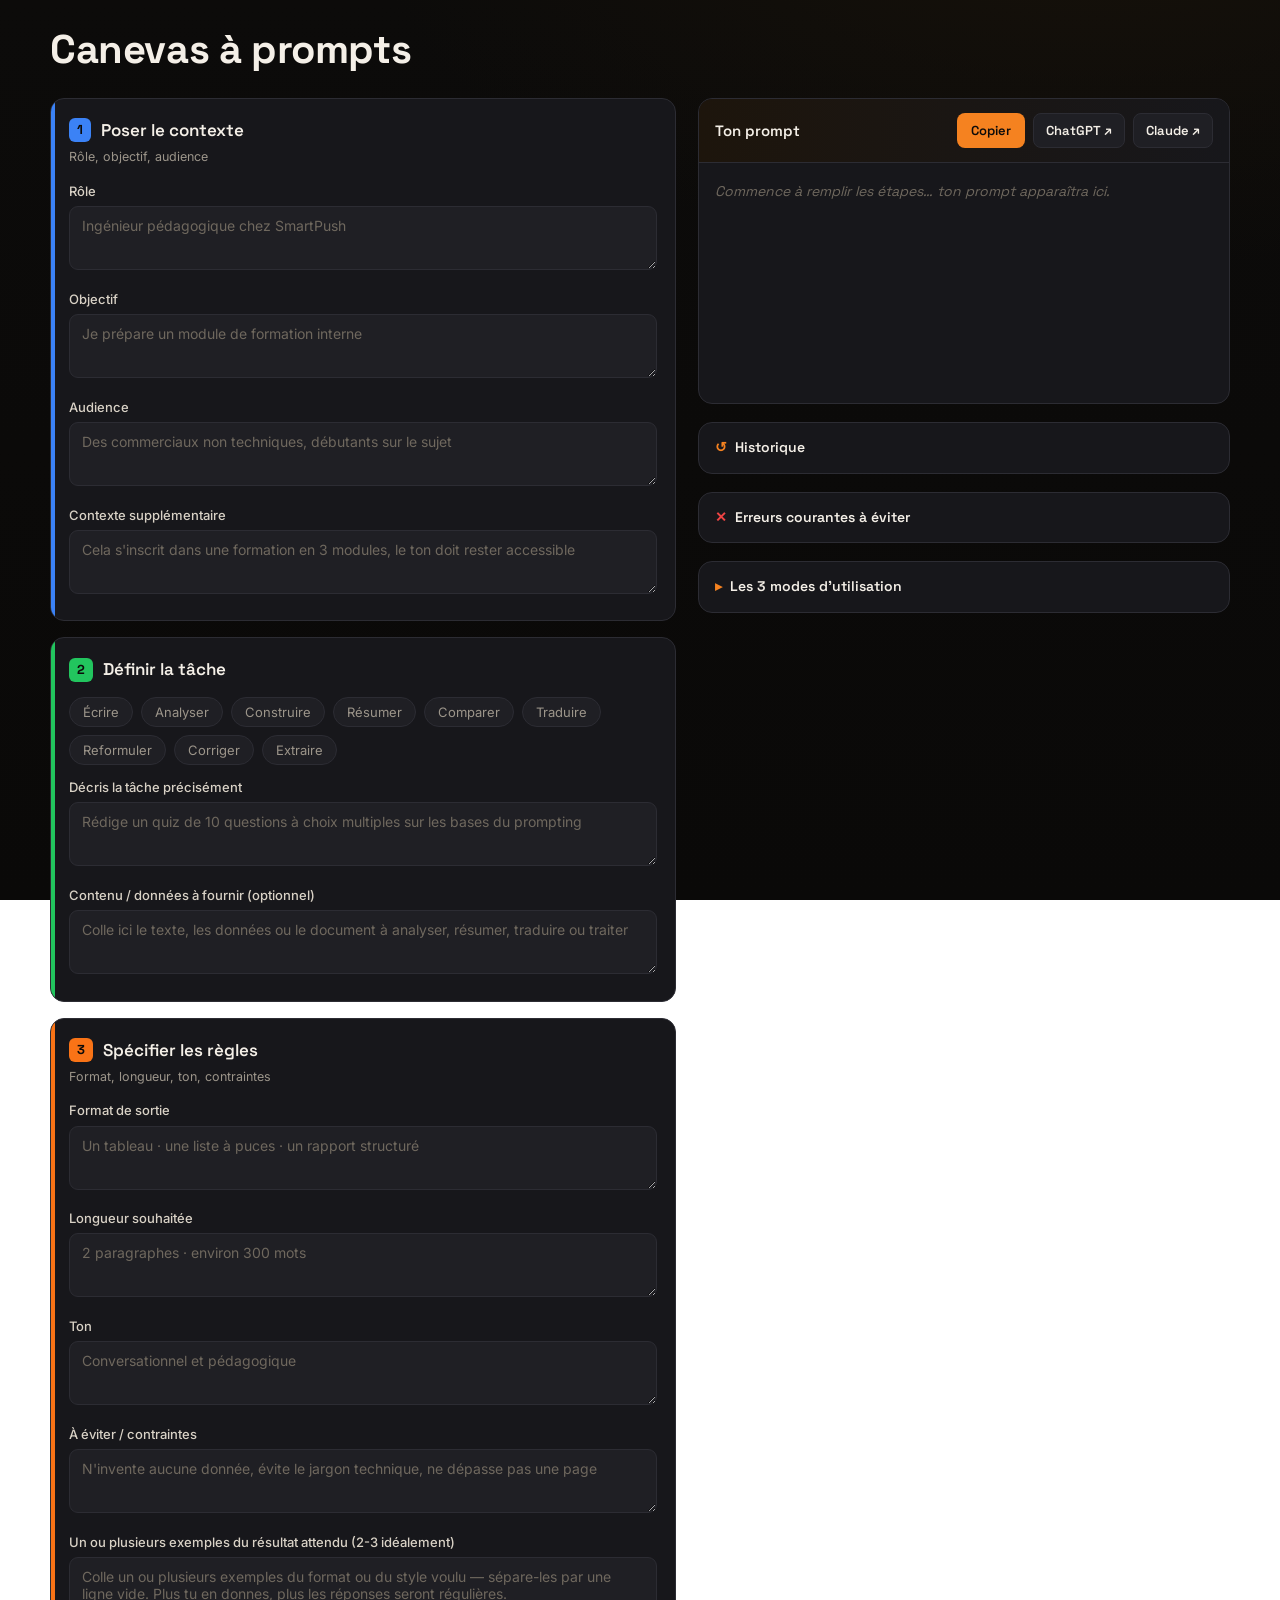
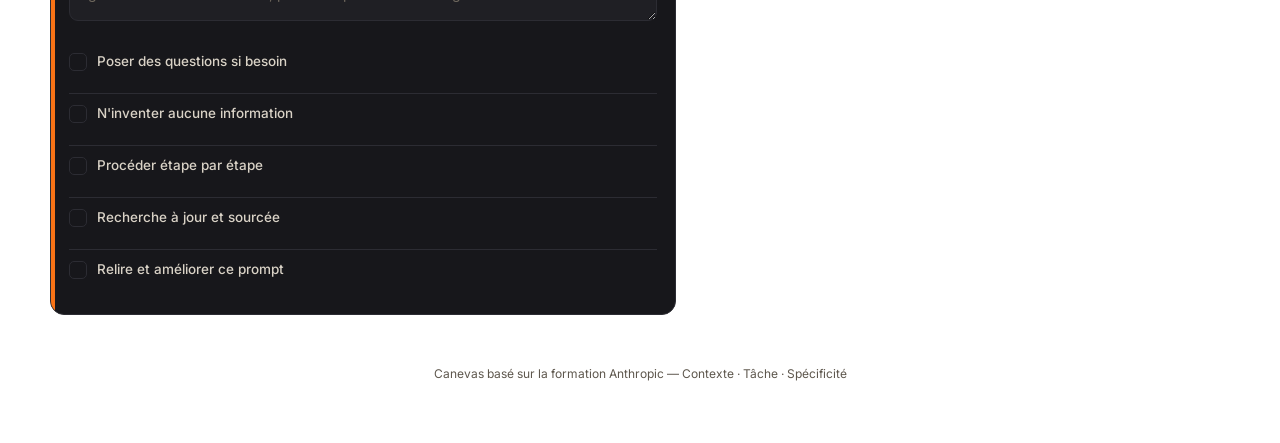
<file: index.html.html>
<!DOCTYPE html>
<html lang="fr">
<head>
<meta charset="UTF-8">
<meta name="viewport" content="width=device-width, initial-scale=1.0">
<title>Canevas — Écrire un bon prompt avec Claude</title>
<link rel="preconnect" href="https://fonts.googleapis.com">
<link rel="preconnect" href="https://fonts.gstatic.com" crossorigin>
<link href="https://fonts.googleapis.com/css2?family=Space+Grotesk:wght@400;500;600;700&family=Inter:wght@400;500;600&display=swap" rel="stylesheet">
<style>
  :root{
    --bg:#0c0b0a;
    --bg-grad:#16110a;
    --surface:#17171b;
    --surface-2:#1f1f24;
    --line:#2c2c33;
    --text:#f4efe7;
    --muted:#9c958a;
    --orange:#f58220;
    --orange-soft:#ffb066;
    --blue:#3b82f6;
    --green:#22c55e;
    --amber:#f97316;
    --radius:14px;
  }
  *{box-sizing:border-box;margin:0;padding:0}
  html{scroll-behavior:smooth}
  body{
    font-family:'Inter',system-ui,sans-serif;
    background:
      radial-gradient(1200px 600px at 85% -10%, var(--bg-grad), transparent 60%),
      linear-gradient(0deg,#0a0908,#0c0b0a),
      repeating-linear-gradient(0deg, transparent, transparent 47px, rgba(255,255,255,.015) 48px),
      repeating-linear-gradient(90deg, transparent, transparent 47px, rgba(255,255,255,.015) 48px);
    background-attachment:fixed;
    color:var(--text);
    line-height:1.55;
    min-height:100vh;
    padding:28px 20px 60px;
  }
  .wrap{max-width:1180px;margin:0 auto}

  /* Header */
  header{margin-bottom:26px}
  .eyebrow{
    font-family:'Space Grotesk';font-size:13px;letter-spacing:.18em;text-transform:uppercase;
    color:var(--orange);font-weight:600;margin-bottom:8px;
  }
  h1{
    font-family:'Space Grotesk';font-weight:700;font-size:clamp(26px,4vw,40px);
    letter-spacing:-.01em;line-height:1.1;
  }
  .sub{color:var(--muted);font-size:15px;margin-top:8px;max-width:640px}

  /* Modes (menu déroulant) */
  .errors summary.sum-modes::before{content:"▸";color:var(--orange)}
  .mode-row{padding:11px 0;border-top:1px solid var(--line)}
  .mode-row:first-child{border-top:none}
  .mode-row b{font-family:'Space Grotesk';display:block;font-size:14px;margin-bottom:2px}
  .mode-row span{font-size:12.5px;color:var(--muted)}
  .mode-row.m1 b{color:var(--orange-soft)}
  .mode-row.m2 b{color:var(--green)}
  .mode-row.m3 b{color:var(--blue)}

  /* Layout */
  .grid{display:grid;grid-template-columns:1fr 0.85fr;gap:22px;margin-top:26px;align-items:start}
  @media(max-width:880px){.grid{grid-template-columns:1fr}}

  /* Step card */
  .step{
    background:var(--surface);border:1px solid var(--line);border-radius:var(--radius);
    padding:18px 18px 20px;margin-bottom:16px;position:relative;overflow:hidden;
  }
  .step::before{content:"";position:absolute;left:0;top:0;bottom:0;width:4px;background:var(--accent)}
  .step.s1{--accent:var(--blue)}
  .step.s2{--accent:var(--green)}
  .step.s3{--accent:var(--amber)}
  .step-head{display:flex;align-items:center;gap:10px;margin-bottom:4px}
  .step-num{
    font-family:'Space Grotesk';font-weight:700;font-size:13px;
    background:var(--accent);color:#0c0b0a;border-radius:6px;padding:2px 8px;
  }
  .step-title{font-family:'Space Grotesk';font-weight:600;font-size:17px}
  .step-hint{font-size:12.5px;color:var(--muted);margin:2px 0 14px}

  label{display:block;font-size:13px;font-weight:500;margin:12px 0 5px;color:#d9d2c6}
  input[type=text], textarea{
    width:100%;background:var(--surface-2);border:1px solid var(--line);border-radius:9px;
    color:var(--text);font-family:inherit;font-size:14px;padding:10px 12px;resize:vertical;
    transition:border-color .15s, box-shadow .15s;
  }
  textarea{min-height:64px}
  input:focus, textarea:focus{outline:none;border-color:var(--accent);box-shadow:0 0 0 3px color-mix(in srgb, var(--accent) 22%, transparent)}
  ::placeholder{color:#6f685e}

  /* Chips */
  .chips{display:flex;gap:8px;flex-wrap:wrap;margin-top:2px}
  .s2 .chips{margin-top:14px}
  .chip{
    background:var(--surface-2);border:1px solid var(--line);color:var(--muted);
    border-radius:20px;padding:6px 13px;font-size:13px;cursor:pointer;font-family:inherit;
    transition:.15s;
  }
  .chip:hover{border-color:var(--accent);color:var(--text)}
  .chip.active{background:var(--accent);border-color:var(--accent);color:#0c0b0a;font-weight:600}

  /* Toggles (techniques) */
  .toggles{margin-top:14px}
  .toggle{display:flex;align-items:flex-start;gap:10px;padding:9px 0;border-top:1px solid var(--line);cursor:pointer}
  .toggle:first-of-type{border-top:none}
  .toggle input{appearance:none;width:18px;height:18px;border:1.5px solid var(--line);border-radius:5px;margin-top:2px;cursor:pointer;flex-shrink:0;position:relative;transition:.15s}
  .toggle input:checked{background:var(--amber);border-color:var(--amber)}
  .toggle input:checked::after{content:"✓";position:absolute;color:#0c0b0a;font-size:12px;font-weight:700;left:3px;top:-1px}
  .toggle .tx{font-size:13.5px}
  .toggle .tx small{display:block;color:var(--muted);font-size:12px}

  /* Bouton réinitialiser */
  .reset{margin-top:4px;width:100%;background:transparent;border:1px solid var(--line);color:var(--muted);border-radius:9px;padding:10px 14px;font-family:'Space Grotesk';font-weight:600;font-size:13px;cursor:pointer;transition:.15s}
  .reset:hover{border-color:#ef4444;color:#ef4444}
  .reset.armed{border-color:#ef4444;color:#ef4444;background:rgba(239,68,68,.08)}

  /* Preview (sticky) */
  .preview{position:sticky;top:20px}
  .preview-card{background:var(--surface);border:1px solid var(--line);border-radius:var(--radius);overflow:hidden}
  .preview-top{display:flex;align-items:center;justify-content:space-between;gap:10px;flex-wrap:wrap;padding:14px 16px;background:linear-gradient(90deg,#1d150c,#17171b);border-bottom:1px solid var(--line)}
  .preview-top h2{font-family:'Space Grotesk';font-size:15px;font-weight:600}
  .preview-actions{display:flex;gap:8px;flex-wrap:wrap}
  .copy{
    background:var(--orange);color:#0c0b0a;border:none;border-radius:8px;font-family:'Space Grotesk';
    font-weight:600;font-size:13px;padding:8px 14px;cursor:pointer;transition:.15s
  }
  .copy:hover{background:var(--orange-soft)}
  .copy.done{background:var(--green)}
  .send{background:var(--surface-2);color:var(--text);border:1px solid var(--line);border-radius:8px;font-family:'Space Grotesk';font-weight:600;font-size:13px;padding:8px 12px;cursor:pointer;transition:.15s}
  .send:hover{border-color:var(--orange);color:var(--orange-soft)}
  #output{padding:18px 16px;font-family:'Space Grotesk';font-size:14px;white-space:pre-wrap;min-height:240px;color:#e9e3d8}
  .empty{color:#6f685e;font-style:italic}

  /* Errors accordion */
  .errors{margin-top:18px;background:var(--surface);border:1px solid var(--line);border-radius:var(--radius);overflow:hidden}
  .errors summary{cursor:pointer;list-style:none;padding:14px 16px;font-family:'Space Grotesk';font-weight:600;font-size:14px;display:flex;align-items:center;gap:8px}
  .errors summary::-webkit-details-marker{display:none}
  .errors summary::before{content:"✕";color:#ef4444;font-weight:700}
  .errors[open] summary{border-bottom:1px solid var(--line)}
  .etable{padding:6px 16px 16px}
  .erow{display:grid;grid-template-columns:1fr 1fr 1.2fr;gap:10px;padding:10px 0;border-top:1px solid var(--line);font-size:12.5px}
  .erow:first-child{border-top:none;font-weight:600;color:var(--orange-soft);font-family:'Space Grotesk'}
  .erow span:nth-child(3){color:var(--muted)}
  @media(max-width:480px){.erow{grid-template-columns:1fr}}

  /* Historique */
  .errors summary.sum-hist::before{content:"↺";color:var(--orange)}
  .hist-list{padding:4px 16px 12px;overflow:hidden}
  .hist-empty{color:#6f685e;font-style:italic;font-size:13px;padding:10px 0}
  .hist-item{display:flex;align-items:flex-start;gap:12px;width:100%;text-align:left;background:transparent;border:none;border-top:1px solid var(--line);padding:11px 2px;cursor:pointer;font-family:inherit;color:var(--text);transition:.15s}
  .hist-item:first-child{border-top:none}
  .hist-item:hover{background:var(--surface-2)}
  .hist-time{font-family:'Space Grotesk';font-size:12px;color:var(--muted);flex-shrink:0;min-width:62px;padding-top:1px}
  .hist-prev{flex:1;min-width:0;font-size:13px;line-height:1.45;color:#d9d2c6;display:-webkit-box;-webkit-line-clamp:3;-webkit-box-orient:vertical;overflow:hidden;overflow-wrap:anywhere}
  .hist-item:hover .hist-prev{color:var(--orange-soft)}

  footer{margin-top:34px;text-align:center;color:#5e574d;font-size:12px}
</style>
</head>
<body>
<div class="wrap">

  <header>
    <h1>Canevas à prompts</h1>
  </header>

  <div class="grid">

    <!-- COLONNE GAUCHE : LE FORMULAIRE -->
    <div class="builder">

      <!-- ÉTAPE 1 -->
      <div class="step s1">
        <div class="step-head"><span class="step-num">1</span><span class="step-title">Poser le contexte</span></div>
        <p class="step-hint">Rôle, objectif, audience</p>

        <label>Rôle</label>
        <textarea id="role" placeholder="Ingénieur pédagogique chez SmartPush"></textarea>

        <label>Objectif</label>
        <textarea id="objectif" placeholder="Je prépare un module de formation interne"></textarea>

        <label>Audience</label>
        <textarea id="audience" placeholder="Des commerciaux non techniques, débutants sur le sujet"></textarea>

        <label>Contexte supplémentaire</label>
        <textarea id="contexte" placeholder="Cela s'inscrit dans une formation en 3 modules, le ton doit rester accessible"></textarea>
      </div>

      <!-- ÉTAPE 2 -->
      <div class="step s2">
        <div class="step-head"><span class="step-num">2</span><span class="step-title">Définir la tâche</span></div>

        <div class="chips" id="actionChips">
          <button class="chip" type="button">Écrire</button>
          <button class="chip" type="button">Analyser</button>
          <button class="chip" type="button">Construire</button>
          <button class="chip" type="button">Résumer</button>
          <button class="chip" type="button">Comparer</button>
          <button class="chip" type="button">Traduire</button>
          <button class="chip" type="button">Reformuler</button>
          <button class="chip" type="button">Corriger</button>
          <button class="chip" type="button">Extraire</button>
        </div>

        <label>Décris la tâche précisément</label>
        <textarea id="tache" placeholder="Rédige un quiz de 10 questions à choix multiples sur les bases du prompting"></textarea>

        <label>Contenu / données à fournir (optionnel)</label>
        <textarea id="contenu" placeholder="Colle ici le texte, les données ou le document à analyser, résumer, traduire ou traiter"></textarea>
      </div>

      <!-- ÉTAPE 3 -->
      <div class="step s3">
        <div class="step-head"><span class="step-num">3</span><span class="step-title">Spécifier les règles</span></div>
        <p class="step-hint">Format, longueur, ton, contraintes</p>

        <label>Format de sortie</label>
        <textarea id="format" placeholder="Un tableau · une liste à puces · un rapport structuré"></textarea>

        <label>Longueur souhaitée</label>
        <textarea id="longueur" placeholder="2 paragraphes · environ 300 mots"></textarea>

        <label>Ton</label>
        <textarea id="ton" placeholder="Conversationnel et pédagogique"></textarea>

        <label>À éviter / contraintes</label>
        <textarea id="eviter" placeholder="N'invente aucune donnée, évite le jargon technique, ne dépasse pas une page"></textarea>

        <label>Un ou plusieurs exemples du résultat attendu (2-3 idéalement)</label>
        <textarea id="exemple" placeholder="Colle un ou plusieurs exemples du format ou du style voulu — sépare-les par une ligne vide. Plus tu en donnes, plus les réponses seront régulières."></textarea>

        <div class="toggles">
          <label class="toggle"><input type="checkbox" id="t_ask"><span class="tx">Poser des questions si besoin</span></label>
          <label class="toggle"><input type="checkbox" id="t_nohall"><span class="tx">N'inventer aucune information</span></label>
          <label class="toggle"><input type="checkbox" id="t_steps"><span class="tx">Procéder étape par étape</span></label>
          <label class="toggle"><input type="checkbox" id="t_search"><span class="tx">Recherche à jour et sourcée</span></label>
          <label class="toggle"><input type="checkbox" id="t_review"><span class="tx">Relire et améliorer ce prompt</span></label>
        </div>
      </div>

    </div>

    <!-- COLONNE DROITE : APERÇU -->
    <div class="preview">
      <div class="preview-card">
        <div class="preview-top">
          <h2>Ton prompt</h2>
          <div class="preview-actions">
            <button class="copy" id="copyBtn">Copier</button>
            <button class="send" id="gptBtn" title="Copie le prompt et ouvre une nouvelle conversation ChatGPT">ChatGPT ↗</button>
            <button class="send" id="claudeBtn" title="Copie le prompt et ouvre une nouvelle conversation Claude">Claude ↗</button>
          </div>
        </div>
        <div id="output"><span class="empty">Commence à remplir les étapes… ton prompt apparaîtra ici.</span></div>
      </div>

      <details class="errors" id="histBox">
        <summary class="sum-hist">Historique</summary>
        <div class="hist-list" id="histList"></div>
      </details>

      <details class="errors">
        <summary>Erreurs courantes à éviter</summary>
        <div class="etable">
          <div class="erow"><span>Problème</span><span>Cause</span><span>Solution</span></div>
          <div class="erow"><span>Réponse trop générique</span><span>Pas assez de contexte</span><span>Ajoute ton rôle, ton audience, tes contraintes</span></div>
          <div class="erow"><span>Trop long / trop court</span><span>Claude devine la longueur</span><span>Sois explicite : « en 2 paragraphes »</span></div>
          <div class="erow"><span>Mauvais format</span><span>Claude ne sait pas comment tu le veux</span><span>Montre un exemple du format désiré</span></div>
          <div class="erow"><span>Infos fausses</span><span>Hallucination</span><span>Vérifie les faits, demande des sources</span></div>
          <div class="erow"><span>Mauvais ton</span><span>Claude est pro par défaut</span><span>Décris le ton : « plus conversationnel »</span></div>
        </div>
      </details>

      <details class="errors">
        <summary class="sum-modes">Les 3 modes d'utilisation</summary>
        <div class="etable">
          <div class="mode-row m1"><b>Automation</b><span>Claude exécute une tâche précise selon tes instructions.</span></div>
          <div class="mode-row m2"><b>Augmentation</b><span>Toi et Claude réfléchissez ensemble, comme partenaires.</span></div>
          <div class="mode-row m3"><b>Agency</b><span>Tu configures Claude pour qu'il travaille de façon autonome.</span></div>
        </div>
      </details>
    </div>

  </div>

  <footer>Canevas basé sur la formation Anthropic — Contexte · Tâche · Spécificité</footer>
</div>

<script>
  // --- Chips : sélection de l'action ---
  let action = "";
  const chips = document.querySelectorAll('#actionChips .chip');
  chips.forEach(c => c.addEventListener('click', () => {
    const wasActive = c.classList.contains('active');
    chips.forEach(x => x.classList.remove('active'));
    if(!wasActive){ c.classList.add('active'); action = c.textContent; }
    else { action = ""; }
    render();
  }));

  // --- Récupère une valeur propre ---
  const val = id => document.getElementById(id).value.trim();

  // --- Formule de relecture (enrobe le prompt construit) ---
  function reviewWrapper(prompt){
    return `Tu es un relecteur de prompts. Je vais te donner un prompt que j'ai rédigé.
Ton rôle est de l'améliorer — surtout pas de le réécrire en plus long.

Analyse-le selon trois critères :
1. Contexte — Le rôle, l'objectif et l'audience sont-ils clairs ? Manque-t-il une info dont tu aurais besoin pour bien répondre ?
2. Tâche — L'action demandée est-elle précise et sans ambiguïté ?
3. Spécificité — Le format, la longueur et le ton attendus sont-ils définis ?

Réponds dans cet ordre :
1. Ce qui manque ou reste ambigu (liste courte, va à l'essentiel).
2. Les questions à me poser si une info importante manque.
3. Une version corrigée et resserrée, prête à copier, dans un bloc à part.

Règle absolue : reste clair et concis. N'ajoute pas de sections ou de techniques inutiles juste pour faire long. Un bon prompt est précis, pas gonflé.

Si le prompt contient un bloc « # Méthode » (consignes de travail comme « pose-moi des questions », « procède étape par étape », « cherche et cite des sources »), garde-le tel quel : ce sont des instructions volontaires, ne les fusionne pas dans la Spécificité et ne les supprime pas.

Voici mon prompt à relire :
${prompt}`;
  }

  function render(){
    const role = val('role');
    const objectif = val('objectif');
    const audience = val('audience');
    const contexte = val('contexte');
    const tache = val('tache');
    const contenu = val('contenu');
    const format = val('format');
    const longueur = val('longueur');
    const ton = val('ton');
    const eviter = val('eviter');
    const exemple = val('exemple');
    const tSteps = document.getElementById('t_steps').checked;
    const tSearch = document.getElementById('t_search').checked;
    const tAsk = document.getElementById('t_ask').checked;
    const tNoHall = document.getElementById('t_nohall').checked;

    let blocks = [];

    // CONTEXTE
    let ctx = [];
    if(role) ctx.push("Je suis " + role + ".");
    if(objectif) ctx.push(objectif.charAt(0).toUpperCase() + objectif.slice(1) + ".");
    if(audience) ctx.push("Je m'adresse à : " + audience + ".");
    if(contexte) ctx.push(contexte);
    if(ctx.length) blocks.push("# Contexte\n" + ctx.join(" "));

    // TÂCHE
    let tk = [];
    if(action && tache) tk.push(action + " : " + tache);
    else if(action) tk.push(action + " la tâche suivante.");
    else if(tache) tk.push(tache);
    if(tk.length) blocks.push("# Tâche\n" + tk.join(" "));

    // CONTENU À TRAITER
    if(contenu) blocks.push("# Contenu à traiter\n" + contenu);

    // SPÉCIFICITÉ (uniquement le format de sortie)
    let spec = [];
    if(format) spec.push("- Format : " + format);
    if(longueur) spec.push("- Longueur : " + longueur);
    if(ton) spec.push("- Ton : " + ton);
    if(eviter) spec.push("- À éviter : " + eviter);
    if(spec.length) blocks.push("# Spécificité\n" + spec.join("\n"));

    // MÉTHODE (comment Claude doit travailler — placée en tête)
    let method = [];
    if(tNoHall){
      method.push("- N'invente jamais une information manquante.");
      method.push("- Si les informations fournies sont insuffisantes, ambiguës ou illisibles, indique-le explicitement.");
      method.push("- Si tu ne peux pas répondre de manière fiable, dis-le plutôt que de faire une supposition.");
    }
    if(tAsk) method.push("- Si une information importante te manque, pose-moi des questions avant de répondre.");
    if(tSteps) method.push("- Procède étape par étape.");
    if(tSearch){
      method.push("- Cherche les informations les plus récentes avant de répondre, plutôt que de te fier à ta mémoire.");
      method.push("- Appuie-toi sur des sources fiables et cite-les.");
    }
    if(method.length) blocks.unshift("# Méthode\n" + method.join("\n"));

    // EXEMPLE(S)
    if(exemple) blocks.push("# Exemple(s) du résultat attendu\n" + exemple);

    const out = document.getElementById('output');
    const h2 = document.querySelector('.preview-top h2');
    const tReview = document.getElementById('t_review').checked;

    if(blocks.length === 0){
      if(h2) h2.textContent = "Ton prompt";
      out.innerHTML = '<span class="empty">Commence à remplir les étapes… ton prompt apparaîtra ici.</span>';
      return;
    }

    const built = blocks.join("\n\n");

    if(tReview){
      if(h2) h2.textContent = "Ta demande de relecture";
      out.textContent = reviewWrapper(built);
    } else {
      if(h2) h2.textContent = "Ton prompt";
      out.textContent = built;
    }
  }

  // Écoute tous les champs
  document.querySelectorAll('input[type=text], textarea, input[type=checkbox]')
    .forEach(el => el.addEventListener('input', render));
  document.querySelectorAll('input[type=checkbox]')
    .forEach(el => el.addEventListener('change', render));

  // Copier
  const copyBtn = document.getElementById('copyBtn');

  function fallbackCopy(text){
    const ta = document.createElement('textarea');
    ta.value = text;
    ta.setAttribute('readonly','');
    ta.style.position = 'fixed';
    ta.style.top = '-9999px';
    document.body.appendChild(ta);
    ta.select();
    ta.setSelectionRange(0, ta.value.length);
    let ok = false;
    try { ok = document.execCommand('copy'); } catch(e){ ok = false; }
    document.body.removeChild(ta);
    return ok;
  }

  function showCopied(ok){
    copyBtn.textContent = ok ? "Copié ✓" : "Sélectionne + Ctrl+C";
    copyBtn.classList.toggle('done', ok);
    setTimeout(() => { copyBtn.textContent = "Copier"; copyBtn.classList.remove('done'); }, 1800);
  }

  function currentPromptText(){
    const text = document.getElementById('output').textContent;
    if(text.includes('Commence à remplir')) return '';
    return text;
  }

  function copyText(text){
    if(navigator.clipboard && window.isSecureContext){
      navigator.clipboard.writeText(text)
        .then(() => showCopied(true))
        .catch(() => showCopied(fallbackCopy(text)));
    } else {
      showCopied(fallbackCopy(text));
    }
  }

  copyBtn.addEventListener('click', () => {
    const text = currentPromptText();
    if(!text) return;
    pushHistory();
    copyText(text);
  });

  // Ouvre une nouvelle conversation et copie le prompt (le presse-papier sert de filet de sécurité)
  function openInChat(provider){
    const text = currentPromptText();
    if(!text) return;
    pushHistory();
    copyText(text);
    const base = provider === 'gpt' ? 'https://chatgpt.com/' : 'https://claude.ai/new';
    const q = encodeURIComponent(text);
    // au-delà d'une certaine taille, l'URL peut échouer : on ouvre alors le chat vierge, le texte reste copié
    const url = (q.length <= 8000) ? (base + '?q=' + q) : base;
    window.open(url, '_blank', 'noopener');
  }

  document.getElementById('gptBtn').addEventListener('click', () => openInChat('gpt'));
  document.getElementById('claudeBtn').addEventListener('click', () => openInChat('claude'));

  // --- Champs du canevas (le brouillon n'est plus conservé entre deux ouvertures) ---
  const STORAGE_KEY = 'canevas-prompt-claude-v2';
  const fieldIds = ['role','objectif','audience','contexte','tache','contenu','format','longueur','ton','eviter','exemple'];
  const checkIds = ['t_nohall','t_steps','t_search','t_ask','t_review'];

  // --- Historique (10 derniers prompts copiés) ---
  const HISTORY_KEY = 'canevas-prompt-claude-history-v1';
  const HISTORY_MAX = 10;

  function currentState(){
    const data = {fields:{}, checks:{}, action};
    fieldIds.forEach(id=>{const el=document.getElementById(id); if(el) data.fields[id]=el.value;});
    checkIds.forEach(id=>{const el=document.getElementById(id); if(el) data.checks[id]=el.checked;});
    return data;
  }

  function applyState(data){
    fieldIds.forEach(id=>{const el=document.getElementById(id); if(el) el.value = (data.fields && data.fields[id]!=null) ? data.fields[id] : '';});
    checkIds.forEach(id=>{const el=document.getElementById(id); if(el) el.checked = !!(data.checks && data.checks[id]);});
    action = data.action || '';
    chips.forEach(c=>c.classList.toggle('active', action!=='' && c.textContent===action));
    render();
  }

  function loadHistory(){
    try{ const raw = localStorage.getItem(HISTORY_KEY); return raw ? JSON.parse(raw) : []; }catch(e){ return []; }
  }
  function saveHistory(list){
    try{ localStorage.setItem(HISTORY_KEY, JSON.stringify(list)); }catch(e){}
  }

  function escapeHtml(s){ return String(s).replace(/[&<>"']/g, c => ({'&':'&amp;','<':'&lt;','>':'&gt;','"':'&quot;',"'":'&#39;'}[c])); }

  function makePreview(){
    const tache = (document.getElementById('tache').value || '').replace(/\s+/g,' ').trim();
    return (tache || '(tâche non précisée)').slice(0, 160);
  }

  function formatTs(ts){
    const d = new Date(ts), pad = n => String(n).padStart(2,'0');
    return `${pad(d.getDate())}/${pad(d.getMonth()+1)} ${pad(d.getHours())}:${pad(d.getMinutes())}`;
  }

  function pushHistory(){
    const state = currentState();
    const list = loadHistory();
    // anti-doublon : ne pas réenregistrer un état identique au plus récent
    if(list.length && JSON.stringify(list[0].state) === JSON.stringify(state)) return;
    list.unshift({ state, preview: makePreview(), ts: Date.now() });
    if(list.length > HISTORY_MAX) list.length = HISTORY_MAX;
    saveHistory(list);
    renderHistory();
  }

  function renderHistory(){
    const box = document.getElementById('histList');
    if(!box) return;
    const list = loadHistory();
    if(!list.length){
      box.innerHTML = '<p class="hist-empty">Aucun prompt copié pour l\'instant.</p>';
      return;
    }
    box.innerHTML = '';
    list.forEach(entry => {
      const item = document.createElement('button');
      item.type = 'button';
      item.className = 'hist-item';
      item.innerHTML = `<span class="hist-time">${formatTs(entry.ts)}</span><span class="hist-prev">${escapeHtml(entry.preview)}</span>`;
      item.addEventListener('click', () => applyState(entry.state));
      box.appendChild(item);
    });
  }

  // Purge tout brouillon résiduel : le canevas démarre toujours vide
  try{ localStorage.removeItem(STORAGE_KEY); }catch(e){}
  render();
  renderHistory();
</script>
</body>
</html>
</file>
